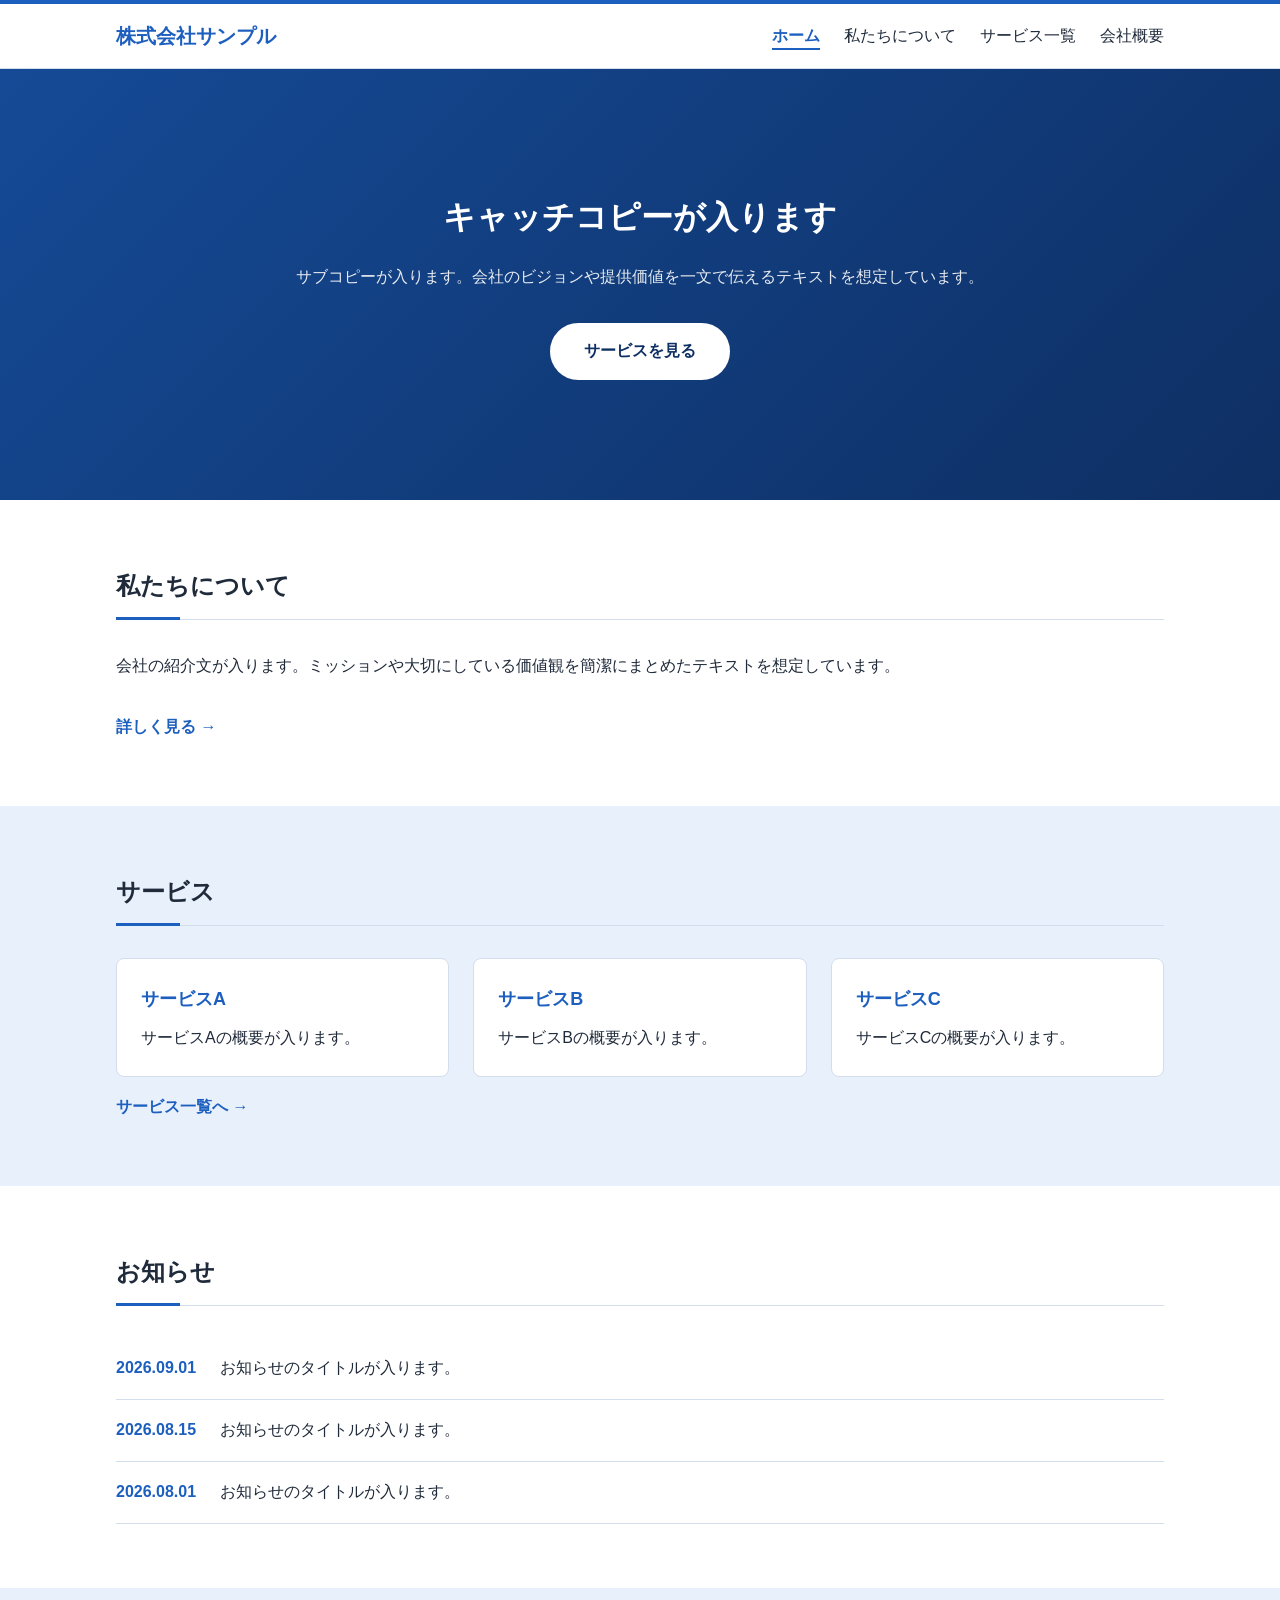
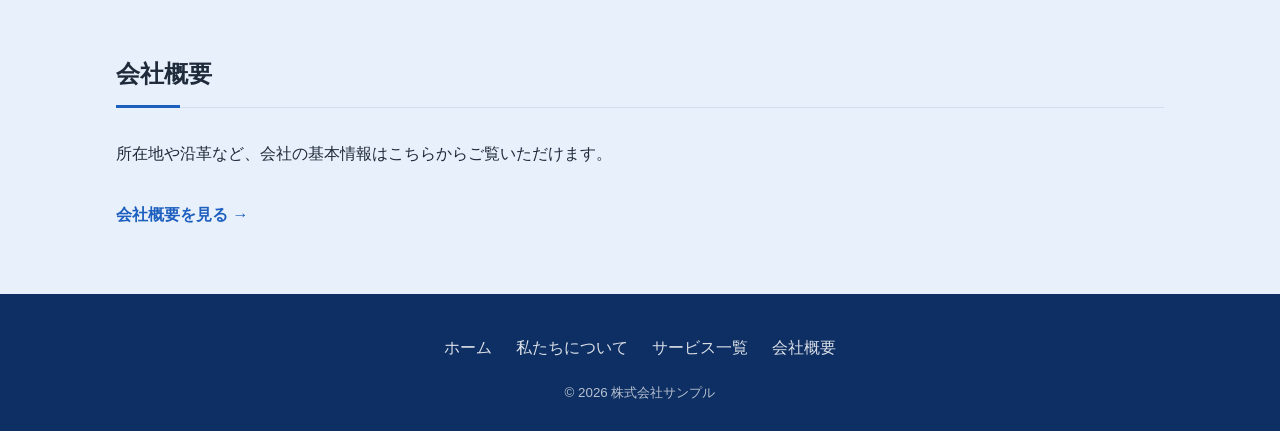
<file: index.html>
<!DOCTYPE html>
<html lang="ja">
<head>
  <meta charset="UTF-8">
  <meta name="viewport" content="width=device-width, initial-scale=1.0">
  <meta name="description" content="株式会社サンプルの公式サイトです。">
  <title>ホーム | 株式会社サンプル</title>
  <link rel="stylesheet" href="css/style.css">
</head>
<body>
  <!-- ヘッダー -->
  <header class="site-header">
    <div class="container header-inner">
      <a href="index.html" class="logo">株式会社サンプル</a>
      <button class="nav-toggle" aria-controls="global-nav" aria-expanded="false" aria-label="メニューを開く">
        <span></span><span></span><span></span>
      </button>
      <nav id="global-nav" class="global-nav" aria-label="グローバルナビゲーション">
        <ul>
          <li><a href="index.html" aria-current="page">ホーム</a></li>
          <li><a href="about.html">私たちについて</a></li>
          <li><a href="services.html">サービス一覧</a></li>
          <li><a href="company.html">会社概要</a></li>
        </ul>
      </nav>
    </div>
  </header>

  <main>
    <!-- メインビジュアル -->
    <section class="hero">
      <div class="container">
        <h1 class="hero-title">キャッチコピーが入ります</h1>
        <p class="hero-lead">サブコピーが入ります。会社のビジョンや提供価値を一文で伝えるテキストを想定しています。</p>
        <a href="services.html" class="btn">サービスを見る</a>
      </div>
    </section>

    <!-- 私たちについて（概要） -->
    <section class="section">
      <div class="container">
        <h2 class="section-title">私たちについて</h2>
        <p>会社の紹介文が入ります。ミッションや大切にしている価値観を簡潔にまとめたテキストを想定しています。</p>
        <a href="about.html" class="link-more">詳しく見る</a>
      </div>
    </section>

    <!-- サービス（抜粋） -->
    <section class="section section-alt">
      <div class="container">
        <h2 class="section-title">サービス</h2>
        <div class="card-list">
          <article class="card">
            <h3 class="card-title">サービスA</h3>
            <p>サービスAの概要が入ります。</p>
          </article>
          <article class="card">
            <h3 class="card-title">サービスB</h3>
            <p>サービスBの概要が入ります。</p>
          </article>
          <article class="card">
            <h3 class="card-title">サービスC</h3>
            <p>サービスCの概要が入ります。</p>
          </article>
        </div>
        <a href="services.html" class="link-more">サービス一覧へ</a>
      </div>
    </section>

    <!-- お知らせ -->
    <section class="section">
      <div class="container">
        <h2 class="section-title">お知らせ</h2>
        <ul class="news-list">
          <li><time datetime="2026-09-01">2026.09.01</time><span>お知らせのタイトルが入ります。</span></li>
          <li><time datetime="2026-08-15">2026.08.15</time><span>お知らせのタイトルが入ります。</span></li>
          <li><time datetime="2026-08-01">2026.08.01</time><span>お知らせのタイトルが入ります。</span></li>
        </ul>
      </div>
    </section>

    <!-- 会社概要への導線 -->
    <section class="section section-alt">
      <div class="container">
        <h2 class="section-title">会社概要</h2>
        <p>所在地や沿革など、会社の基本情報はこちらからご覧いただけます。</p>
        <a href="company.html" class="link-more">会社概要を見る</a>
      </div>
    </section>
  </main>

  <!-- フッター -->
  <footer class="site-footer">
    <div class="container">
      <nav aria-label="フッターナビゲーション">
        <ul class="footer-nav">
          <li><a href="index.html">ホーム</a></li>
          <li><a href="about.html">私たちについて</a></li>
          <li><a href="services.html">サービス一覧</a></li>
          <li><a href="company.html">会社概要</a></li>
        </ul>
      </nav>
      <p class="copyright"><small>&copy; 2026 株式会社サンプル</small></p>
    </div>
  </footer>

  <script src="js/main.js"></script>
</body>
</html>
</file>
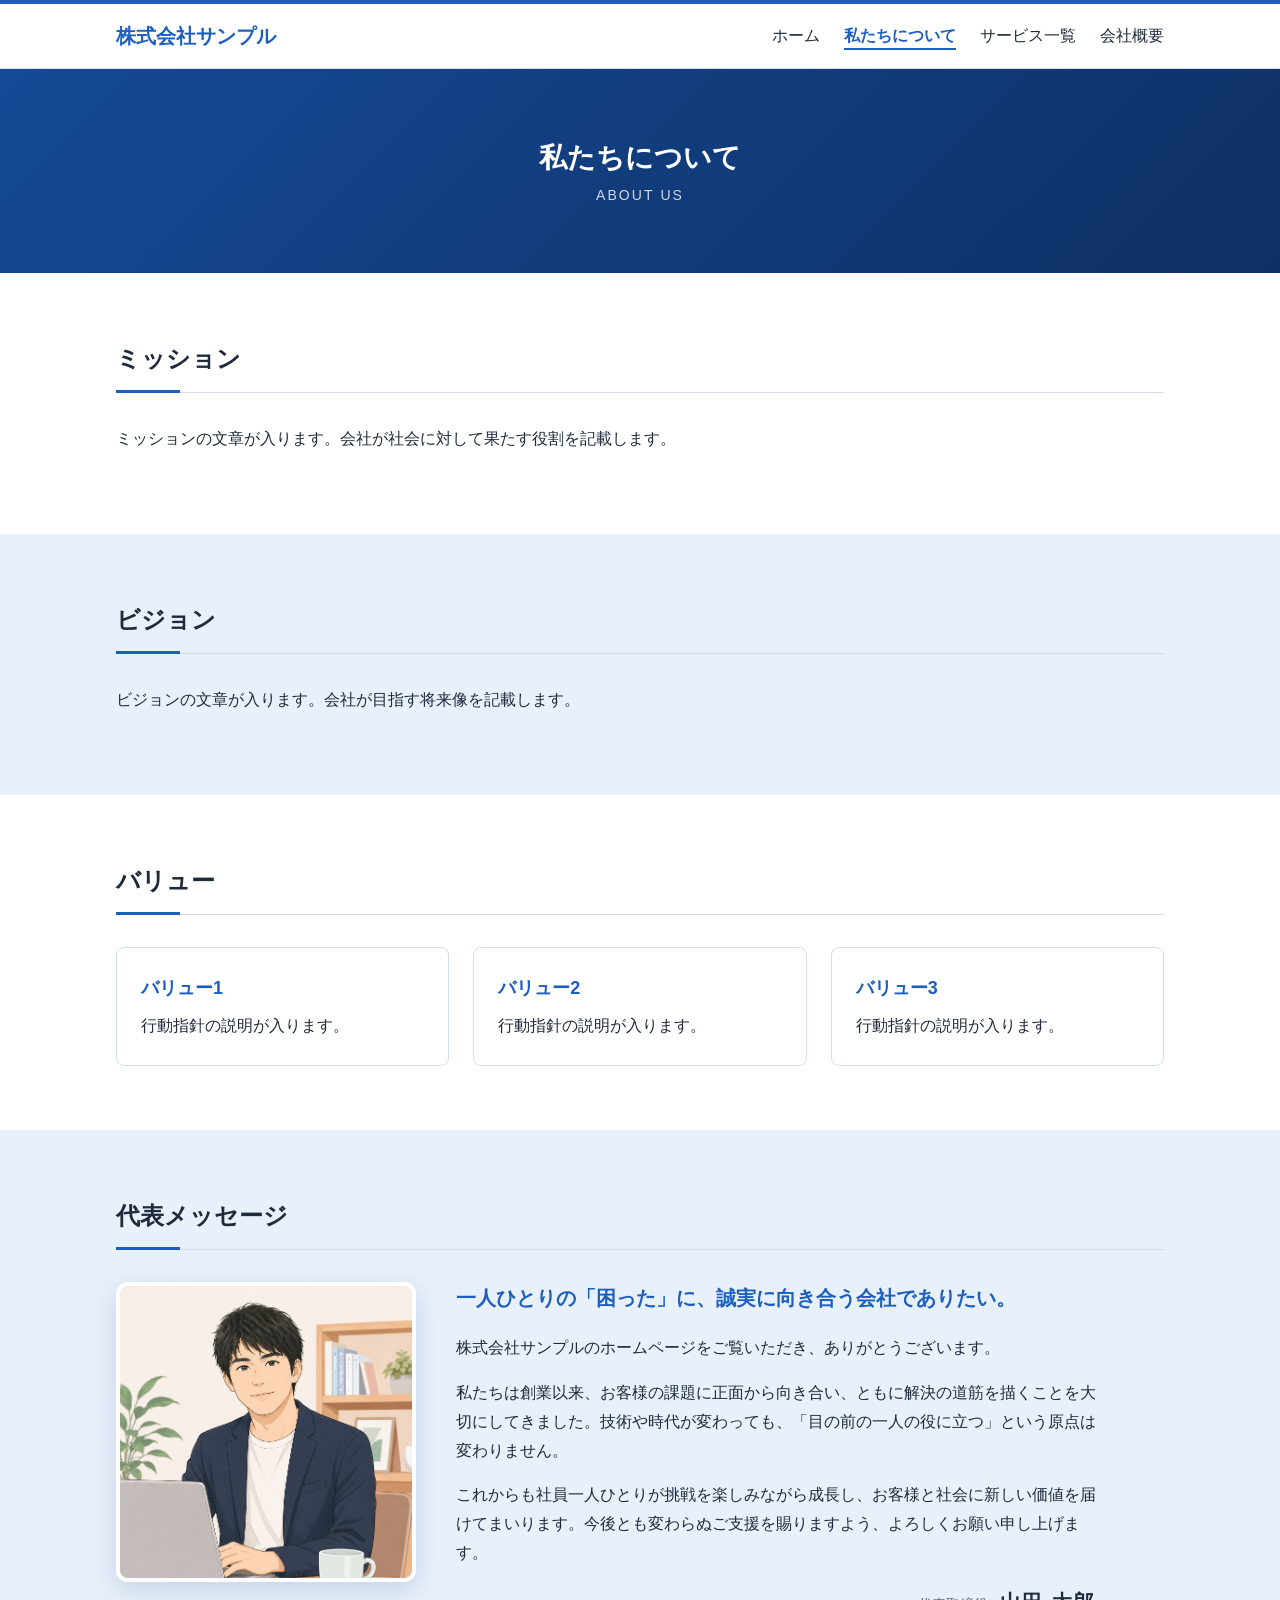
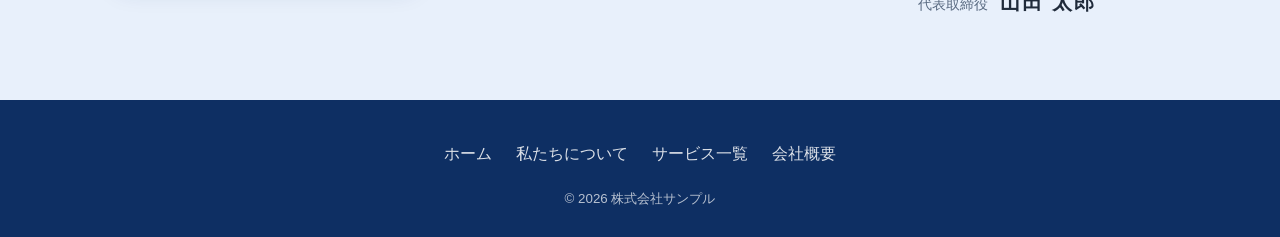
<file: about.html>
<!DOCTYPE html>
<html lang="ja">
<head>
  <meta charset="UTF-8">
  <meta name="viewport" content="width=device-width, initial-scale=1.0">
  <meta name="description" content="株式会社サンプルのミッション・ビジョン・バリューをご紹介します。">
  <title>私たちについて | 株式会社サンプル</title>
  <link rel="stylesheet" href="css/style.css">
</head>
<body>
  <!-- ヘッダー -->
  <header class="site-header">
    <div class="container header-inner">
      <a href="index.html" class="logo">株式会社サンプル</a>
      <button class="nav-toggle" aria-controls="global-nav" aria-expanded="false" aria-label="メニューを開く">
        <span></span><span></span><span></span>
      </button>
      <nav id="global-nav" class="global-nav" aria-label="グローバルナビゲーション">
        <ul>
          <li><a href="index.html">ホーム</a></li>
          <li><a href="about.html" aria-current="page">私たちについて</a></li>
          <li><a href="services.html">サービス一覧</a></li>
          <li><a href="company.html">会社概要</a></li>
        </ul>
      </nav>
    </div>
  </header>

  <main>
    <!-- ページタイトル -->
    <section class="page-header">
      <div class="container">
        <h1 class="page-title">私たちについて</h1>
        <p class="page-lead">About Us</p>
      </div>
    </section>

    <!-- ミッション -->
    <section class="section">
      <div class="container">
        <h2 class="section-title">ミッション</h2>
        <p>ミッションの文章が入ります。会社が社会に対して果たす役割を記載します。</p>
      </div>
    </section>

    <!-- ビジョン -->
    <section class="section section-alt">
      <div class="container">
        <h2 class="section-title">ビジョン</h2>
        <p>ビジョンの文章が入ります。会社が目指す将来像を記載します。</p>
      </div>
    </section>

    <!-- バリュー -->
    <section class="section">
      <div class="container">
        <h2 class="section-title">バリュー</h2>
        <div class="card-list">
          <article class="card">
            <h3 class="card-title">バリュー1</h3>
            <p>行動指針の説明が入ります。</p>
          </article>
          <article class="card">
            <h3 class="card-title">バリュー2</h3>
            <p>行動指針の説明が入ります。</p>
          </article>
          <article class="card">
            <h3 class="card-title">バリュー3</h3>
            <p>行動指針の説明が入ります。</p>
          </article>
        </div>
      </div>
    </section>

    <!-- 代表メッセージ -->
    <section class="section section-alt" id="message">
      <div class="container">
        <h2 class="section-title">代表メッセージ</h2>
        <div class="message">
          <figure class="message-photo">
            <img src="images/profile.jpg" alt="代表取締役 山田 太郎のプロフィール画像" width="1254" height="1254" loading="lazy">
          </figure>
          <div class="message-body">
            <p class="message-lead">一人ひとりの「困った」に、誠実に向き合う会社でありたい。</p>
            <p>株式会社サンプルのホームページをご覧いただき、ありがとうございます。</p>
            <p>私たちは創業以来、お客様の課題に正面から向き合い、ともに解決の道筋を描くことを大切にしてきました。技術や時代が変わっても、「目の前の一人の役に立つ」という原点は変わりません。</p>
            <p>これからも社員一人ひとりが挑戦を楽しみながら成長し、お客様と社会に新しい価値を届けてまいります。今後とも変わらぬご支援を賜りますよう、よろしくお願い申し上げます。</p>
            <p class="message-sign">
              <span class="message-sign-title">代表取締役</span>
              <span class="message-sign-name">山田 太郎</span>
            </p>
          </div>
        </div>
      </div>
    </section>
  </main>

  <!-- フッター -->
  <footer class="site-footer">
    <div class="container">
      <nav aria-label="フッターナビゲーション">
        <ul class="footer-nav">
          <li><a href="index.html">ホーム</a></li>
          <li><a href="about.html">私たちについて</a></li>
          <li><a href="services.html">サービス一覧</a></li>
          <li><a href="company.html">会社概要</a></li>
        </ul>
      </nav>
      <p class="copyright"><small>&copy; 2026 株式会社サンプル</small></p>
    </div>
  </footer>

  <script src="js/main.js"></script>
</body>
</html>
</file>
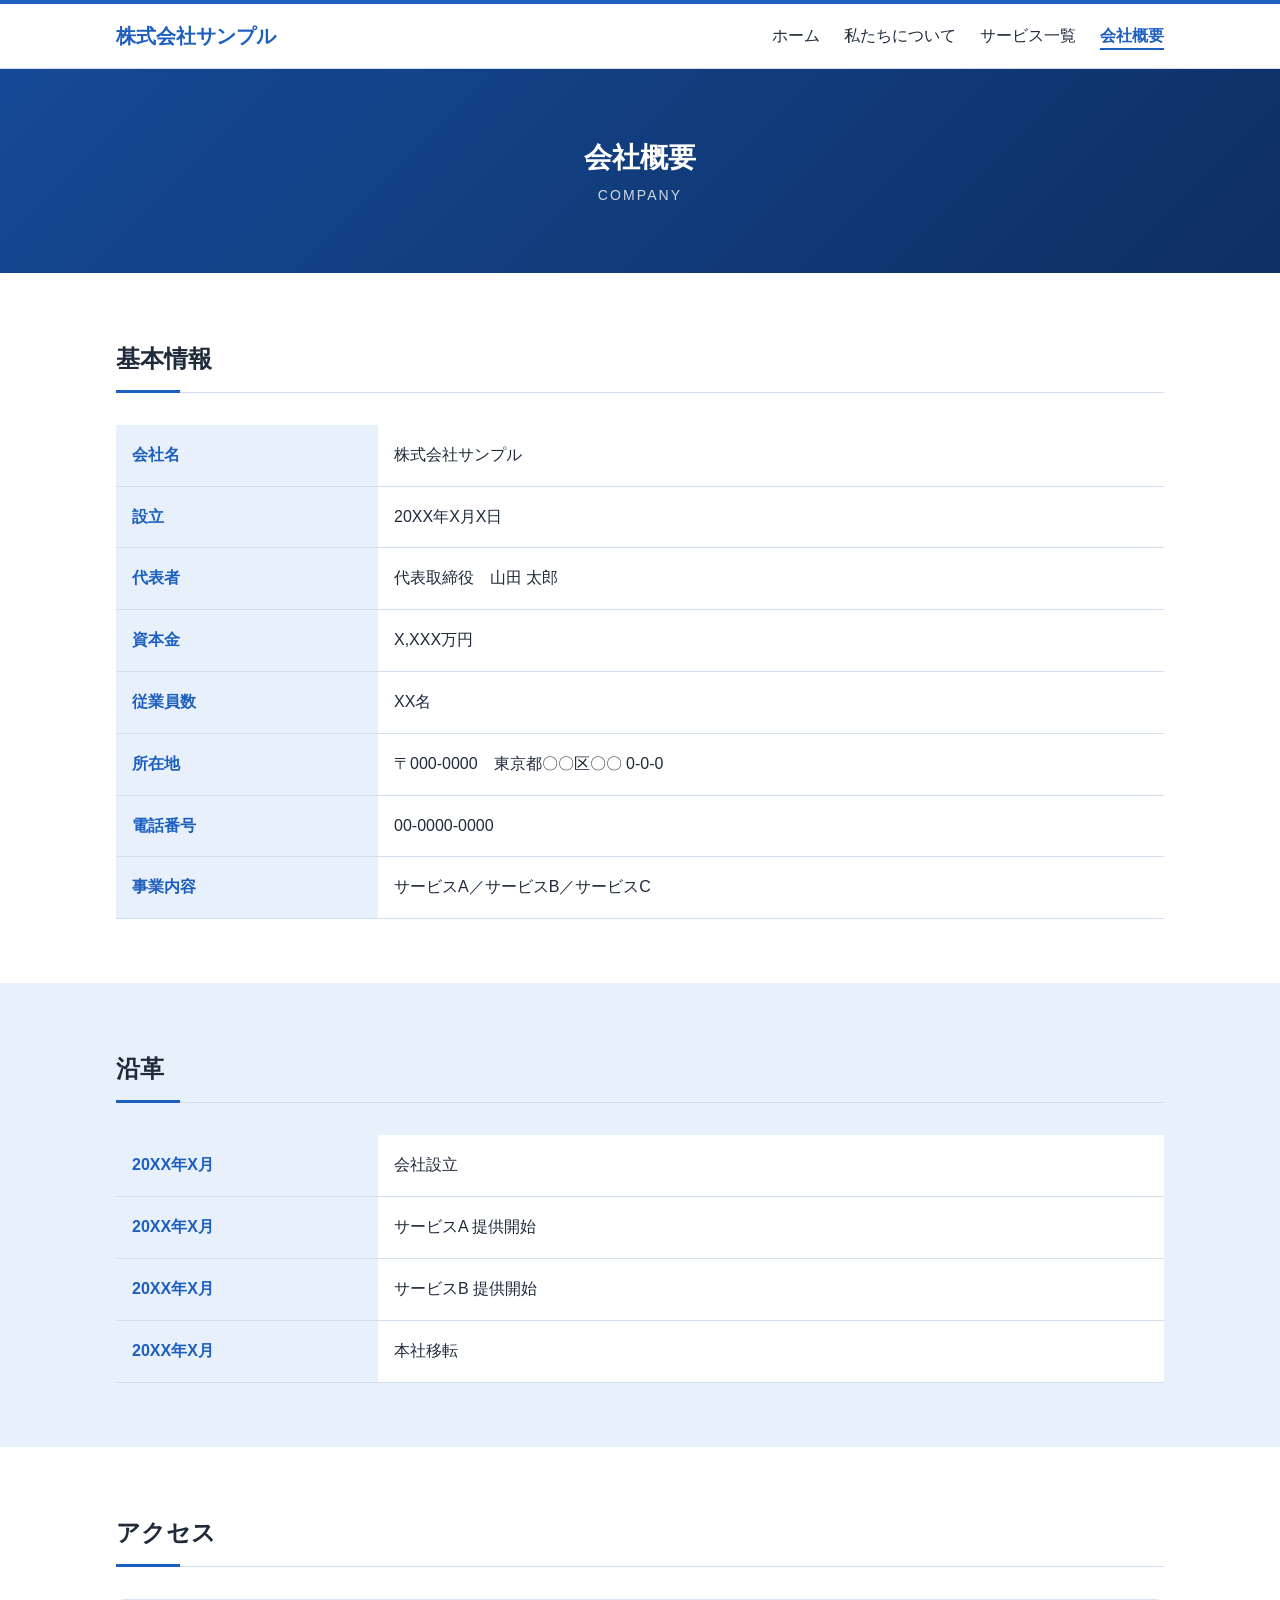
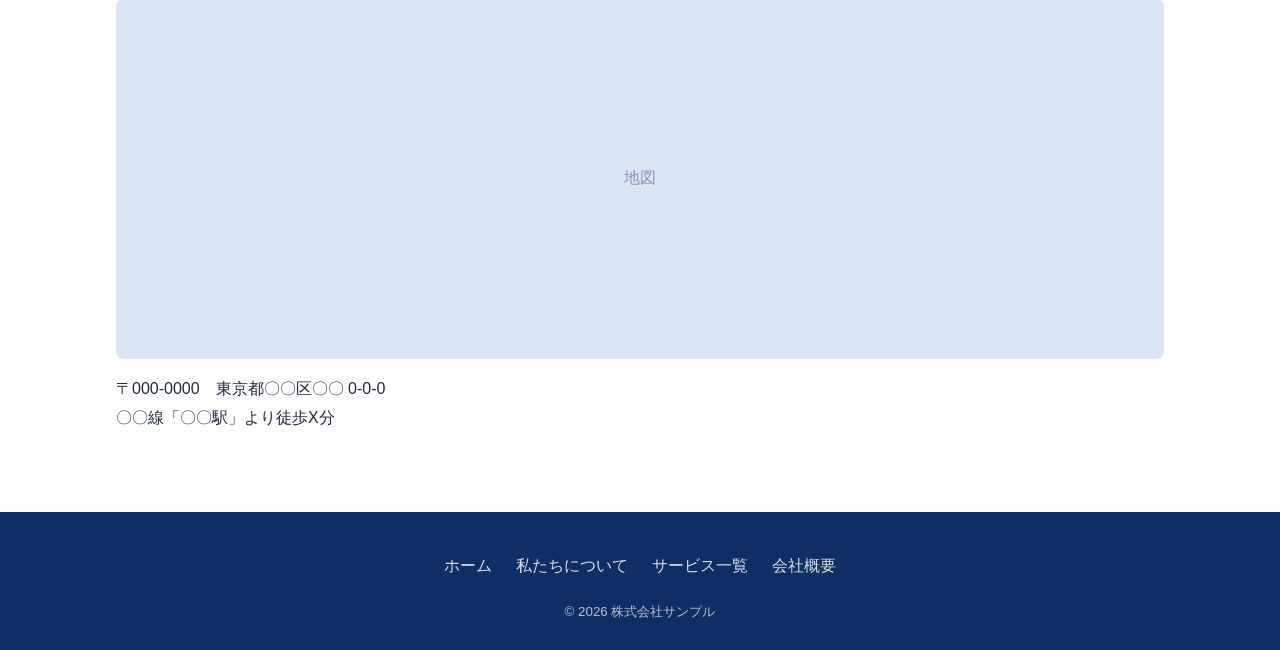
<file: company.html>
<!DOCTYPE html>
<html lang="ja">
<head>
  <meta charset="UTF-8">
  <meta name="viewport" content="width=device-width, initial-scale=1.0">
  <meta name="description" content="株式会社サンプルの会社概要・沿革・アクセス情報です。">
  <title>会社概要 | 株式会社サンプル</title>
  <link rel="stylesheet" href="css/style.css">
</head>
<body>
  <!-- ヘッダー -->
  <header class="site-header">
    <div class="container header-inner">
      <a href="index.html" class="logo">株式会社サンプル</a>
      <button class="nav-toggle" aria-controls="global-nav" aria-expanded="false" aria-label="メニューを開く">
        <span></span><span></span><span></span>
      </button>
      <nav id="global-nav" class="global-nav" aria-label="グローバルナビゲーション">
        <ul>
          <li><a href="index.html">ホーム</a></li>
          <li><a href="about.html">私たちについて</a></li>
          <li><a href="services.html">サービス一覧</a></li>
          <li><a href="company.html" aria-current="page">会社概要</a></li>
        </ul>
      </nav>
    </div>
  </header>

  <main>
    <!-- ページタイトル -->
    <section class="page-header">
      <div class="container">
        <h1 class="page-title">会社概要</h1>
        <p class="page-lead">Company</p>
      </div>
    </section>

    <!-- 基本情報 -->
    <section class="section">
      <div class="container">
        <h2 class="section-title">基本情報</h2>
        <table class="info-table">
          <tbody>
            <tr><th scope="row">会社名</th><td>株式会社サンプル</td></tr>
            <tr><th scope="row">設立</th><td>20XX年X月X日</td></tr>
            <tr><th scope="row">代表者</th><td>代表取締役　山田 太郎</td></tr>
            <tr><th scope="row">資本金</th><td>X,XXX万円</td></tr>
            <tr><th scope="row">従業員数</th><td>XX名</td></tr>
            <tr><th scope="row">所在地</th><td>〒000-0000　東京都〇〇区〇〇 0-0-0</td></tr>
            <tr><th scope="row">電話番号</th><td>00-0000-0000</td></tr>
            <tr><th scope="row">事業内容</th><td>サービスA／サービスB／サービスC</td></tr>
          </tbody>
        </table>
      </div>
    </section>

    <!-- 沿革 -->
    <section class="section section-alt">
      <div class="container">
        <h2 class="section-title">沿革</h2>
        <table class="info-table">
          <tbody>
            <tr><th scope="row">20XX年X月</th><td>会社設立</td></tr>
            <tr><th scope="row">20XX年X月</th><td>サービスA 提供開始</td></tr>
            <tr><th scope="row">20XX年X月</th><td>サービスB 提供開始</td></tr>
            <tr><th scope="row">20XX年X月</th><td>本社移転</td></tr>
          </tbody>
        </table>
      </div>
    </section>

    <!-- アクセス -->
    <section class="section">
      <div class="container">
        <h2 class="section-title">アクセス</h2>
        <div class="map placeholder">地図</div>
        <p>〒000-0000　東京都〇〇区〇〇 0-0-0<br>〇〇線「〇〇駅」より徒歩X分</p>
      </div>
    </section>
  </main>

  <!-- フッター -->
  <footer class="site-footer">
    <div class="container">
      <nav aria-label="フッターナビゲーション">
        <ul class="footer-nav">
          <li><a href="index.html">ホーム</a></li>
          <li><a href="about.html">私たちについて</a></li>
          <li><a href="services.html">サービス一覧</a></li>
          <li><a href="company.html">会社概要</a></li>
        </ul>
      </nav>
      <p class="copyright"><small>&copy; 2026 株式会社サンプル</small></p>
    </div>
  </footer>

  <script src="js/main.js"></script>
</body>
</html>
</file>
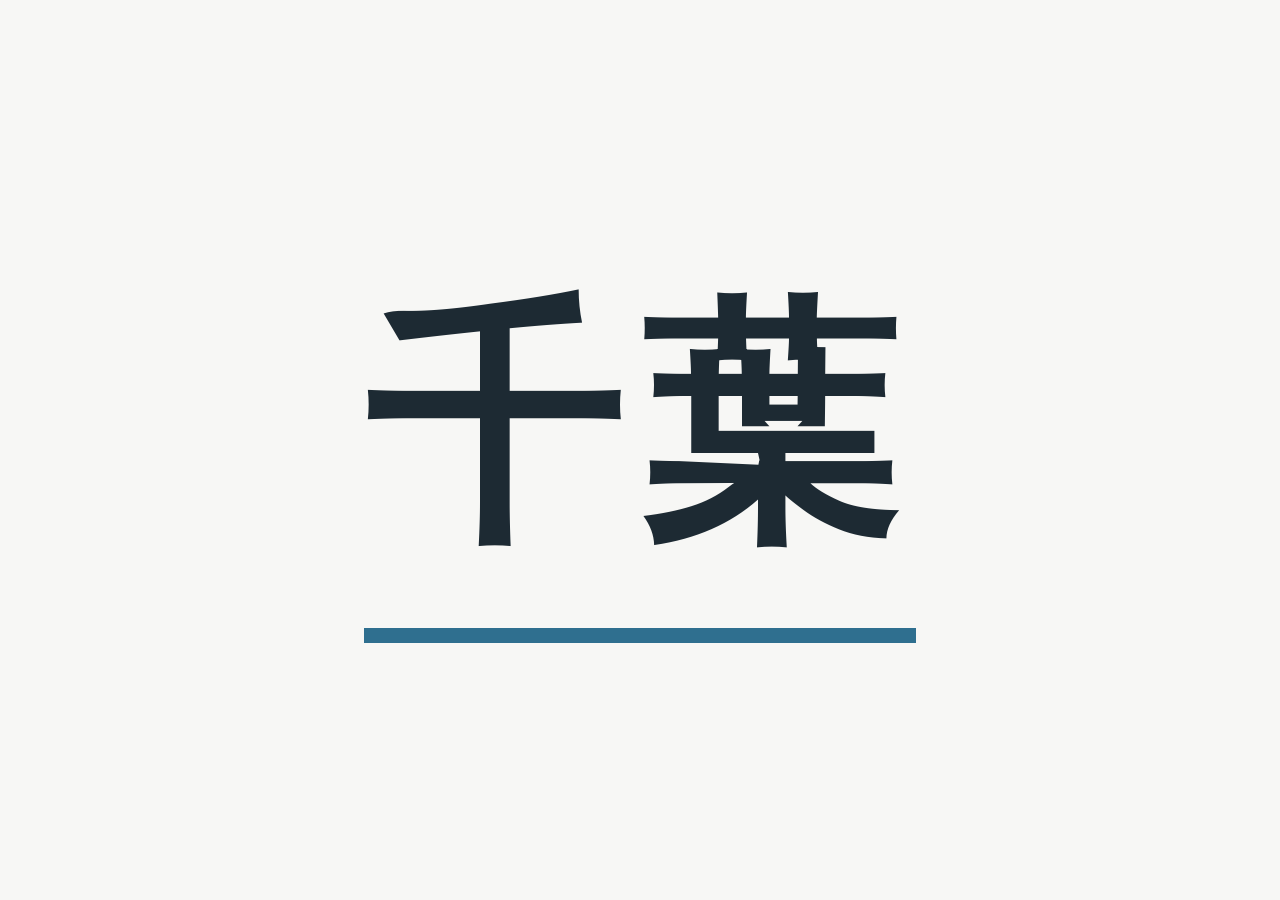
<file: name.html>
<!doctype html>
<html lang="ja">
<head>
<meta charset="utf-8">
<meta name="viewport" content="width=device-width, initial-scale=1">
<title>千葉</title>
<style>
  :root { --bg: #f7f7f5; --fg: #1d2a33; --accent: #2f6f8f; }
  @media (prefers-color-scheme: dark) { :root:not([data-theme="light"]) { --bg: #14191d; --fg: #eef2f4; --accent: #7cc0dc; color-scheme: dark } }
  :root[data-theme="dark"] { --bg: #14191d; --fg: #eef2f4; --accent: #7cc0dc; color-scheme: dark }
  html, body { height: 100%; }
  body { margin: 0; display: grid; place-items: center; background: var(--bg); color: var(--fg);
         font-family: "Hiragino Sans", "Yu Gothic", "Noto Sans JP", sans-serif; }
  h1 { margin: 0; font-size: clamp(5rem, 28vw, 16rem); font-weight: 800; letter-spacing: .08em; }
  h1::after { content: ""; display: block; height: .06em; margin-top: .1em; background: var(--accent); }
</style>
</head>
<body>
<h1>千葉</h1>
</body>
</html>
</file>
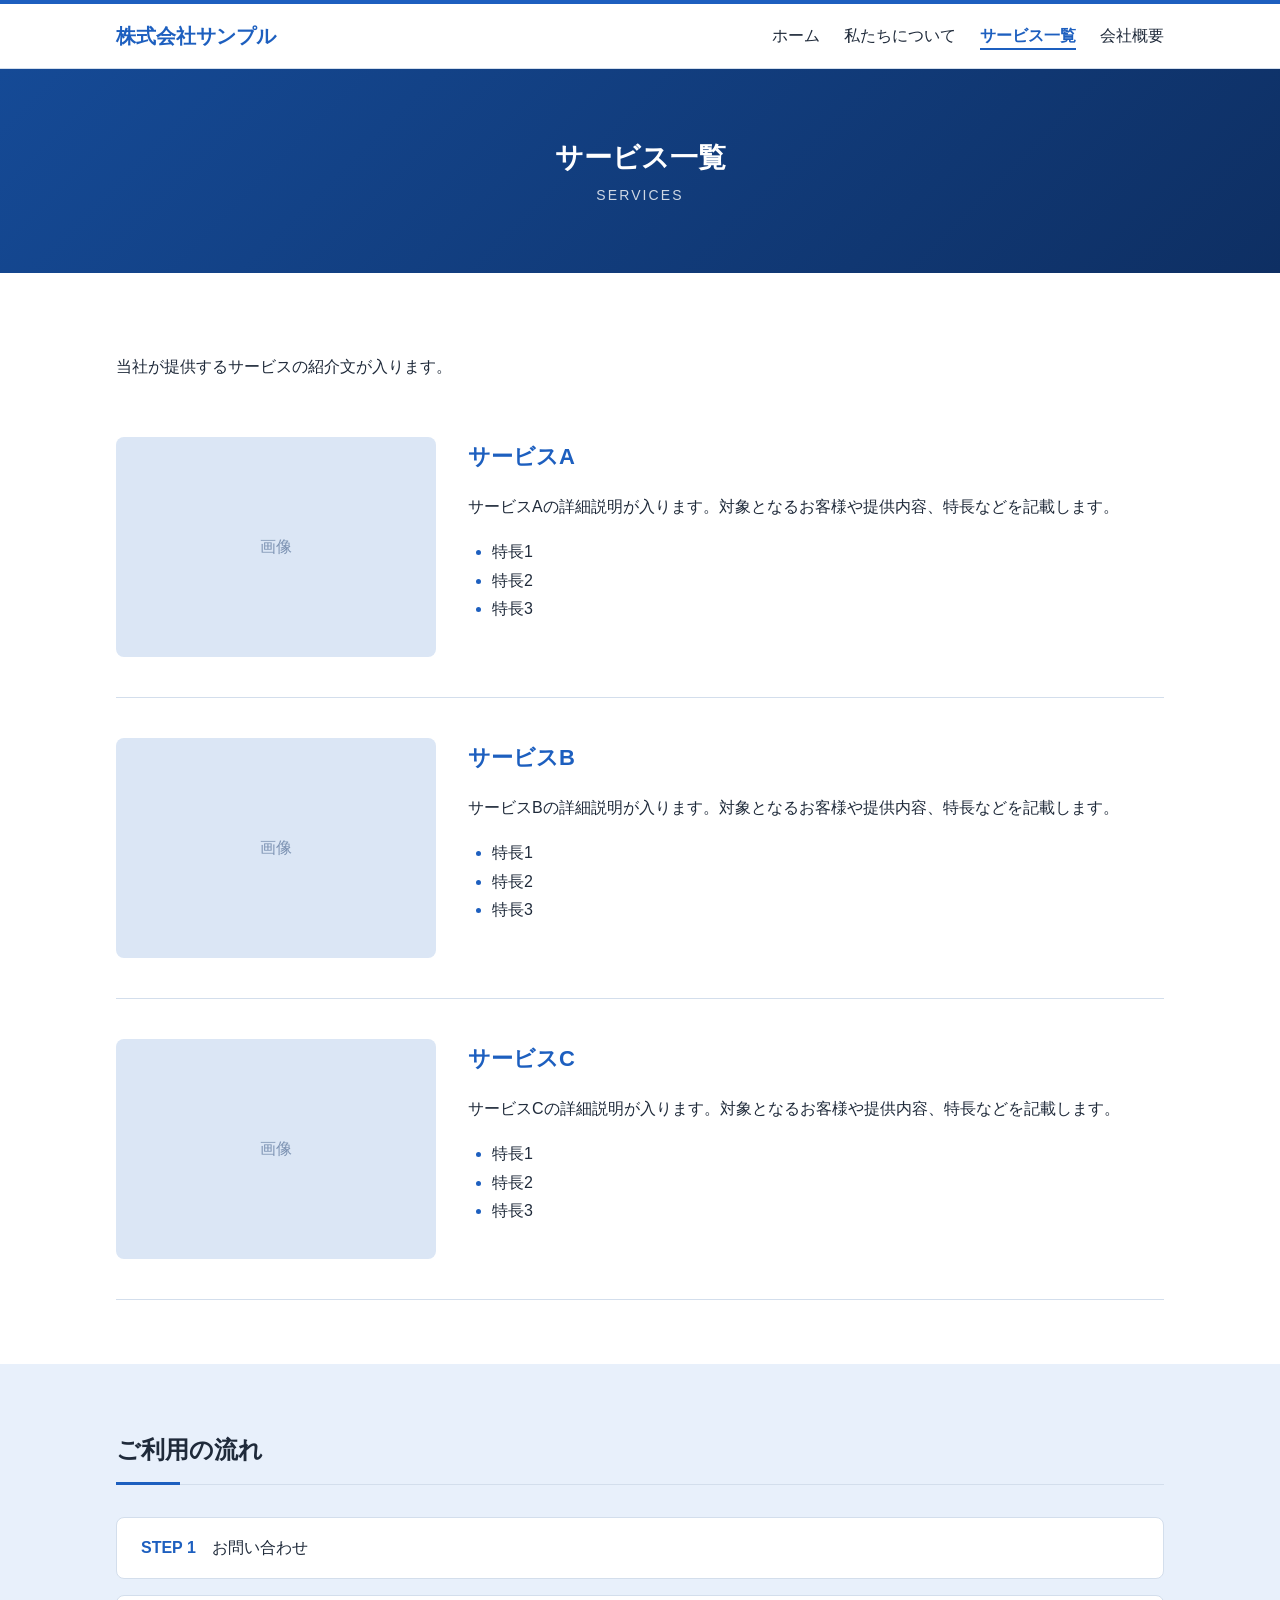
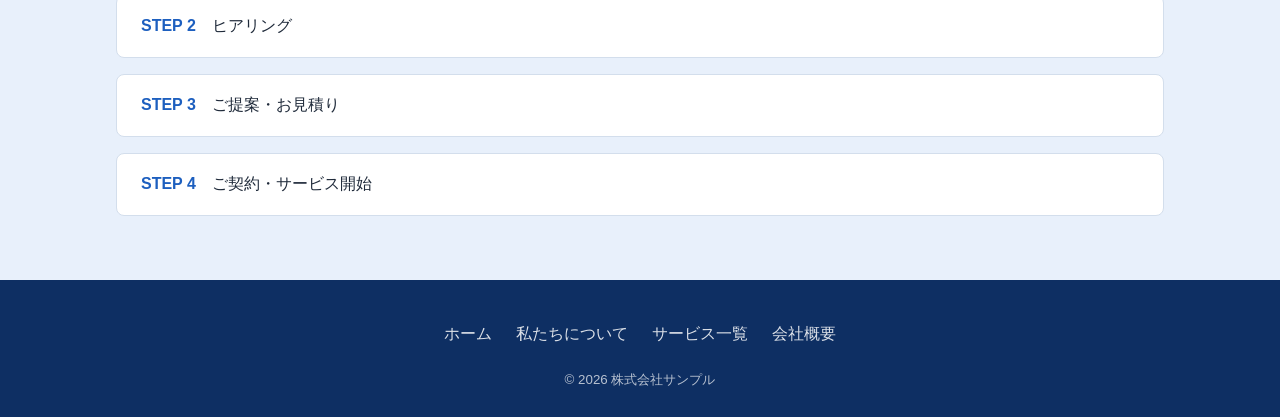
<file: services.html>
<!DOCTYPE html>
<html lang="ja">
<head>
  <meta charset="UTF-8">
  <meta name="viewport" content="width=device-width, initial-scale=1.0">
  <meta name="description" content="株式会社サンプルが提供するサービスの一覧です。">
  <title>サービス一覧 | 株式会社サンプル</title>
  <link rel="stylesheet" href="css/style.css">
</head>
<body>
  <!-- ヘッダー -->
  <header class="site-header">
    <div class="container header-inner">
      <a href="index.html" class="logo">株式会社サンプル</a>
      <button class="nav-toggle" aria-controls="global-nav" aria-expanded="false" aria-label="メニューを開く">
        <span></span><span></span><span></span>
      </button>
      <nav id="global-nav" class="global-nav" aria-label="グローバルナビゲーション">
        <ul>
          <li><a href="index.html">ホーム</a></li>
          <li><a href="about.html">私たちについて</a></li>
          <li><a href="services.html" aria-current="page">サービス一覧</a></li>
          <li><a href="company.html">会社概要</a></li>
        </ul>
      </nav>
    </div>
  </header>

  <main>
    <!-- ページタイトル -->
    <section class="page-header">
      <div class="container">
        <h1 class="page-title">サービス一覧</h1>
        <p class="page-lead">Services</p>
      </div>
    </section>

    <!-- サービス一覧 -->
    <section class="section">
      <div class="container">
        <p>当社が提供するサービスの紹介文が入ります。</p>

        <article class="service" id="service-a">
          <div class="service-image placeholder">画像</div>
          <div class="service-body">
            <h2 class="service-title">サービスA</h2>
            <p>サービスAの詳細説明が入ります。対象となるお客様や提供内容、特長などを記載します。</p>
            <ul class="service-features">
              <li>特長1</li>
              <li>特長2</li>
              <li>特長3</li>
            </ul>
          </div>
        </article>

        <article class="service" id="service-b">
          <div class="service-image placeholder">画像</div>
          <div class="service-body">
            <h2 class="service-title">サービスB</h2>
            <p>サービスBの詳細説明が入ります。対象となるお客様や提供内容、特長などを記載します。</p>
            <ul class="service-features">
              <li>特長1</li>
              <li>特長2</li>
              <li>特長3</li>
            </ul>
          </div>
        </article>

        <article class="service" id="service-c">
          <div class="service-image placeholder">画像</div>
          <div class="service-body">
            <h2 class="service-title">サービスC</h2>
            <p>サービスCの詳細説明が入ります。対象となるお客様や提供内容、特長などを記載します。</p>
            <ul class="service-features">
              <li>特長1</li>
              <li>特長2</li>
              <li>特長3</li>
            </ul>
          </div>
        </article>
      </div>
    </section>

    <!-- ご利用の流れ -->
    <section class="section section-alt">
      <div class="container">
        <h2 class="section-title">ご利用の流れ</h2>
        <ol class="flow-list">
          <li><strong>STEP 1</strong>　お問い合わせ</li>
          <li><strong>STEP 2</strong>　ヒアリング</li>
          <li><strong>STEP 3</strong>　ご提案・お見積り</li>
          <li><strong>STEP 4</strong>　ご契約・サービス開始</li>
        </ol>
      </div>
    </section>
  </main>

  <!-- フッター -->
  <footer class="site-footer">
    <div class="container">
      <nav aria-label="フッターナビゲーション">
        <ul class="footer-nav">
          <li><a href="index.html">ホーム</a></li>
          <li><a href="about.html">私たちについて</a></li>
          <li><a href="services.html">サービス一覧</a></li>
          <li><a href="company.html">会社概要</a></li>
        </ul>
      </nav>
      <p class="copyright"><small>&copy; 2026 株式会社サンプル</small></p>
    </div>
  </footer>

  <script src="js/main.js"></script>
</body>
</html>
</file>
<file: css/style.css>
/* ==========================================================================
   株式会社サンプル - たたき台用スタイル（青基調）
   ※配色は仮です。ブランドカラー確定後は変数の値を差し替えてください。
   ========================================================================== */

/* ---------- 変数 ---------- */
:root {
  /* 基本色 */
  --color-primary: #1d5fbf;        /* メインの青：ボタン・リンク・見出しの線 */
  --color-primary-dark: #154a96;   /* 濃い青：ホバー・ヒーロー背景の奥側 */
  --color-primary-deep: #0e2f63;   /* 最も濃い青：フッター背景 */
  --color-primary-light: #e8f0fb;  /* 淡い青：交互セクションの背景 */
  --color-on-primary: #fff;        /* 青の上に置く文字色 */

  /* 文字・背景・線 */
  --color-text: #1f2a3a;
  --color-text-muted: #5a6b82;
  --color-bg: #fff;
  --color-bg-alt: var(--color-primary-light);
  --color-surface: #fff;           /* カード・表などの面 */
  --color-border: #d3deec;

  /* 仮置き（画像・地図） */
  --color-placeholder: #7d93b3;
  --color-placeholder-bg: #dbe6f5;

  --container-width: 1080px;
  --header-height: 64px;
}

/* ---------- ダークモード ---------- */
@media (prefers-color-scheme: dark) {
  :root:not([data-theme="light"]) {
    --color-primary: #6ea8ff;
    --color-primary-dark: #1b3f78;
    --color-primary-deep: #0a1830;
    --color-primary-light: #13233d;
    --color-on-primary: #0b1526;
    --color-text: #e3eaf5;
    --color-text-muted: #9fb0c8;
    --color-bg: #0e1726;
    --color-surface: #16223a;
    --color-border: #2a3b58;
    --color-placeholder: #7f95b8;
    --color-placeholder-bg: #1f3050;
    color-scheme: dark;
  }
}

:root[data-theme="dark"] {
  --color-primary: #6ea8ff;
  --color-primary-dark: #1b3f78;
  --color-primary-deep: #0a1830;
  --color-primary-light: #13233d;
  --color-on-primary: #0b1526;
  --color-text: #e3eaf5;
  --color-text-muted: #9fb0c8;
  --color-bg: #0e1726;
  --color-surface: #16223a;
  --color-border: #2a3b58;
  --color-placeholder: #7f95b8;
  --color-placeholder-bg: #1f3050;
  color-scheme: dark;
}

/* ---------- リセット・ベース ---------- */
*,
*::before,
*::after {
  box-sizing: border-box;
}

body {
  margin: 0;
  font-family: "Hiragino Kaku Gothic ProN", "Hiragino Sans", "Noto Sans JP", Meiryo, sans-serif;
  line-height: 1.8;
  color: var(--color-text);
  background: var(--color-bg);
}

img {
  max-width: 100%;
  height: auto;
}

a {
  color: var(--color-primary);
}

a:focus-visible,
button:focus-visible {
  outline: 2px solid var(--color-primary);
  outline-offset: 2px;
}

ul,
ol {
  margin: 0;
  padding: 0;
  list-style: none;
}

.container {
  width: 100%;
  max-width: var(--container-width);
  margin: 0 auto;
  padding: 0 16px;
}

/* ---------- ヘッダー ---------- */
.site-header {
  position: sticky;
  top: env(safe-area-inset-top, 0px);
  z-index: 100;
  background: var(--color-bg);
  border-top: 4px solid var(--color-primary);
  border-bottom: 1px solid var(--color-border);
}

.header-inner {
  display: flex;
  align-items: center;
  justify-content: space-between;
  height: var(--header-height);
}

.logo {
  font-weight: bold;
  font-size: 1.25rem;
  color: var(--color-primary);
  text-decoration: none;
}

.global-nav ul {
  display: flex;
  gap: 24px;
}

.global-nav a {
  padding-block: 4px;
  color: var(--color-text);
  text-decoration: none;
  border-bottom: 2px solid transparent;
  transition: color 0.2s, border-color 0.2s;
}

.global-nav a:hover {
  color: var(--color-primary);
}

.global-nav a[aria-current="page"] {
  font-weight: bold;
  color: var(--color-primary);
  border-bottom-color: var(--color-primary);
}

/* ハンバーガーボタン（スマホ時のみ表示） */
.nav-toggle {
  display: none;
  width: 40px;
  height: 40px;
  padding: 8px;
  background: none;
  border: none;
  cursor: pointer;
}

.nav-toggle span {
  display: block;
  height: 2px;
  margin: 5px 0;
  background: var(--color-primary);
}

/* ---------- メインビジュアル ---------- */
.hero {
  padding: 120px 0;
  text-align: center;
  color: #fff;
  background: linear-gradient(135deg, var(--color-primary-dark), var(--color-primary-deep));
}

.hero-title {
  margin: 0 0 16px;
  font-size: 2rem;
  text-wrap: balance;
}

.hero-lead {
  margin: 0 0 32px;
  opacity: 0.9;
}

.hero .btn {
  color: var(--color-primary-deep);
  background: #fff;
  border-color: #fff;
}

.hero .btn:hover {
  color: #fff;
  background: transparent;
}

/* ---------- 下層ページのタイトル ---------- */
.page-header {
  padding: 64px 0;
  text-align: center;
  color: #fff;
  background: linear-gradient(135deg, var(--color-primary-dark), var(--color-primary-deep));
}

.page-title {
  margin: 0;
  font-size: 1.75rem;
}

.page-lead {
  margin: 0;
  font-size: 0.875rem;
  letter-spacing: 0.15em;
  text-transform: uppercase;
  opacity: 0.8;
}

/* ---------- セクション共通 ---------- */
.section {
  padding: 64px 0;
}

.section-alt {
  background: var(--color-bg-alt);
}

.section-title {
  margin: 0 0 32px;
  padding-bottom: 12px;
  font-size: 1.5rem;
  text-wrap: balance;
  border-bottom: 1px solid var(--color-border);
  position: relative;
}

.section-title::after {
  content: "";
  position: absolute;
  left: 0;
  bottom: -1px;
  width: 64px;
  height: 3px;
  background: var(--color-primary);
}

/* ---------- ボタン・リンク ---------- */
.btn {
  display: inline-block;
  padding: 12px 32px;
  font-weight: bold;
  color: var(--color-on-primary);
  text-decoration: none;
  background: var(--color-primary);
  border: 2px solid var(--color-primary);
  border-radius: 999px;
  transition: background 0.2s, color 0.2s;
}

.btn:hover {
  color: var(--color-primary);
  background: transparent;
}

.link-more {
  display: inline-block;
  margin-top: 16px;
  font-weight: bold;
  text-decoration: none;
}

.link-more:hover {
  text-decoration: underline;
}

.link-more::after {
  content: " →";
}

/* ---------- カード ---------- */
.card-list {
  display: grid;
  grid-template-columns: repeat(3, 1fr);
  gap: 24px;
}

.card {
  padding: 24px;
  background: var(--color-surface);
  border: 1px solid var(--color-border);
  border-radius: 8px;
}

.card-title {
  margin: 0 0 8px;
  font-size: 1.125rem;
  color: var(--color-primary);
}

.card p {
  margin: 0;
}

/* ---------- お知らせ ---------- */
.news-list li {
  display: flex;
  gap: 24px;
  padding: 16px 0;
  border-bottom: 1px solid var(--color-border);
}

.news-list time {
  font-variant-numeric: tabular-nums;
  font-weight: bold;
  color: var(--color-primary);
}

/* ---------- 画像などの仮置き ---------- */
.placeholder {
  display: flex;
  align-items: center;
  justify-content: center;
  color: var(--color-placeholder);
  background: var(--color-placeholder-bg);
  border-radius: 8px;
}

/* ---------- 代表メッセージ ---------- */
.message {
  display: flex;
  align-items: flex-start;
  gap: 40px;
}

.message-body {
  min-width: 0;
  max-width: 40em;
}

.message-body p {
  margin: 0 0 1em;
}

.message-photo {
  flex: 0 0 300px;
  margin: 0;
  overflow: hidden;
  border: 4px solid var(--color-surface);
  border-radius: 12px;
  box-shadow: 0 8px 24px rgba(14, 47, 99, 0.15);
}

.message-photo img {
  display: block;
  width: 100%;
  height: auto;
  aspect-ratio: 1 / 1;
  object-fit: cover;
}

.message-lead {
  font-size: 1.25rem;
  font-weight: bold;
  line-height: 1.6;
  color: var(--color-primary);
  text-wrap: balance;
  word-break: auto-phrase;
}

.message-sign {
  display: flex;
  justify-content: flex-end;
  align-items: baseline;
  gap: 12px;
  margin-top: 1.5em;
}

.message-sign-title {
  font-size: 0.875rem;
  color: var(--color-text-muted);
}

.message-sign-name {
  font-size: 1.25rem;
  font-weight: bold;
  letter-spacing: 0.1em;
}

/* ---------- サービス詳細 ---------- */
.service {
  display: flex;
  gap: 32px;
  padding: 40px 0;
  border-bottom: 1px solid var(--color-border);
}

.service-body {
  min-width: 0;
}

.service-image {
  flex: 0 0 320px;
  height: 220px;
}

.service-title {
  margin: 0 0 16px;
  font-size: 1.375rem;
  color: var(--color-primary);
}

.service-features {
  padding-left: 1.5em;
  list-style: disc;
}

.service-features li::marker {
  color: var(--color-primary);
}

.flow-list {
  display: grid;
  gap: 16px;
}

.flow-list li {
  padding: 16px 24px;
  background: var(--color-surface);
  border: 1px solid var(--color-border);
  border-radius: 8px;
}

.flow-list strong {
  color: var(--color-primary);
}

/* ---------- 会社概要テーブル ---------- */
.info-table {
  width: 100%;
  border-collapse: collapse;
  background: var(--color-surface);
}

.info-table th,
.info-table td {
  padding: 16px;
  text-align: left;
  vertical-align: top;
  border-bottom: 1px solid var(--color-border);
}

.info-table th {
  width: 25%;
  white-space: nowrap;
  color: var(--color-primary);
  background: var(--color-primary-light);
}

.map {
  height: 360px;
  margin-bottom: 16px;
}

/* ---------- フッター ---------- */
.site-footer {
  padding: 40px 0 24px;
  text-align: center;
  color: #fff;
  background: var(--color-primary-deep);
}

.footer-nav {
  display: flex;
  flex-wrap: wrap;
  justify-content: center;
  gap: 8px 24px;
  margin-bottom: 16px;
}

.footer-nav a {
  color: #fff;
  text-decoration: none;
  opacity: 0.85;
}

.footer-nav a:hover {
  opacity: 1;
  text-decoration: underline;
}

.copyright {
  margin: 0;
  opacity: 0.7;
}

/* ---------- 動きを減らす設定への配慮 ---------- */
@media (prefers-reduced-motion: reduce) {
  * {
    transition: none !important;
  }
}

/* ---------- レスポンシブ（スマホ） ---------- */
@media (max-width: 768px) {
  .nav-toggle {
    display: block;
  }

  .global-nav {
    display: none;
    position: absolute;
    top: var(--header-height);
    left: 0;
    right: 0;
    background: var(--color-bg);
    border-bottom: 1px solid var(--color-border);
  }

  .global-nav.is-open {
    display: block;
  }

  .global-nav ul {
    flex-direction: column;
    gap: 0;
  }

  .global-nav a {
    display: block;
    padding: 12px 16px;
    border-bottom: none;
  }

  .global-nav a[aria-current="page"] {
    background: var(--color-primary-light);
  }

  .hero {
    padding: 80px 0;
  }

  .hero-title {
    font-size: 1.5rem;
  }

  .card-list {
    grid-template-columns: 1fr;
  }

  .message,
  .service {
    flex-direction: column;
  }

  .message {
    align-items: stretch;
    gap: 24px;
  }

  .message-photo,
  .service-image {
    flex-basis: auto;
    width: 100%;
  }

  .message-photo {
    max-width: 280px;
    margin-inline: auto;
  }

  .news-list li {
    flex-direction: column;
    gap: 4px;
  }

  .info-table th {
    width: 35%;
    white-space: normal;
  }
}
</file>
